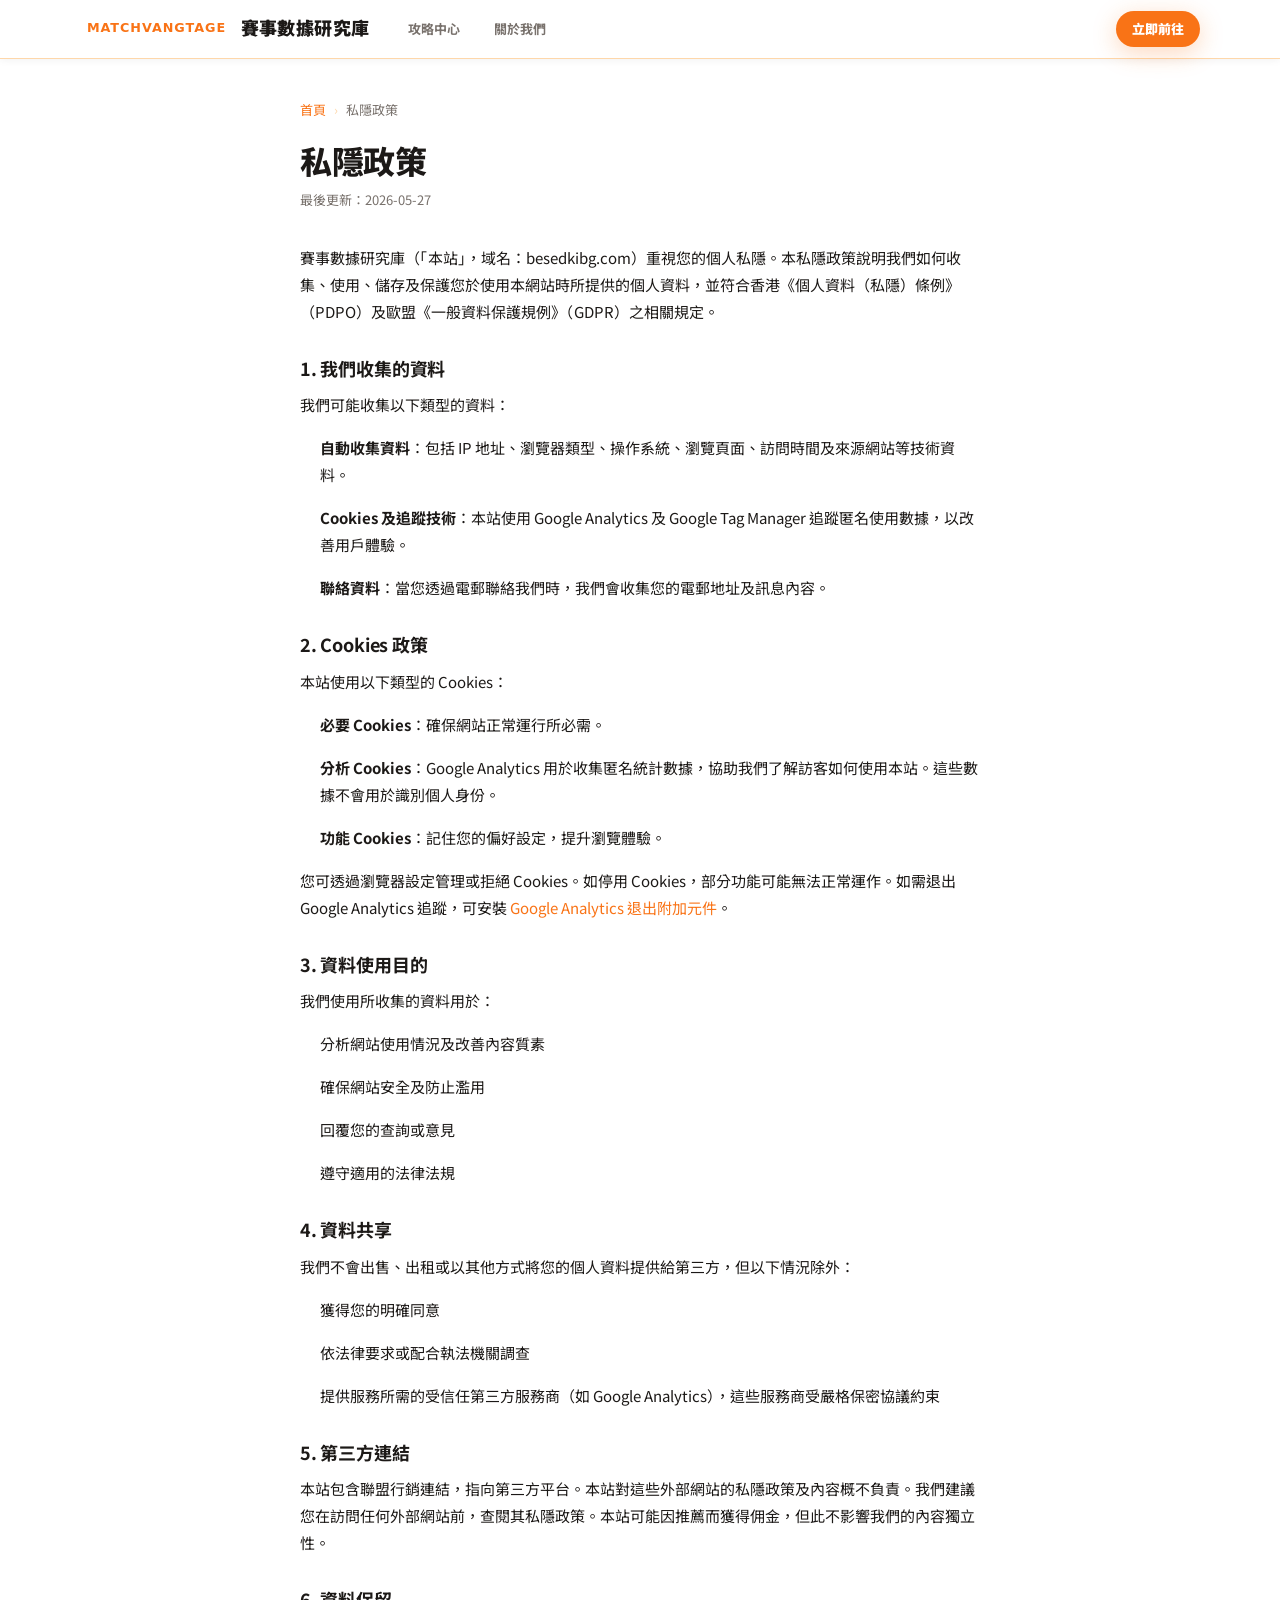
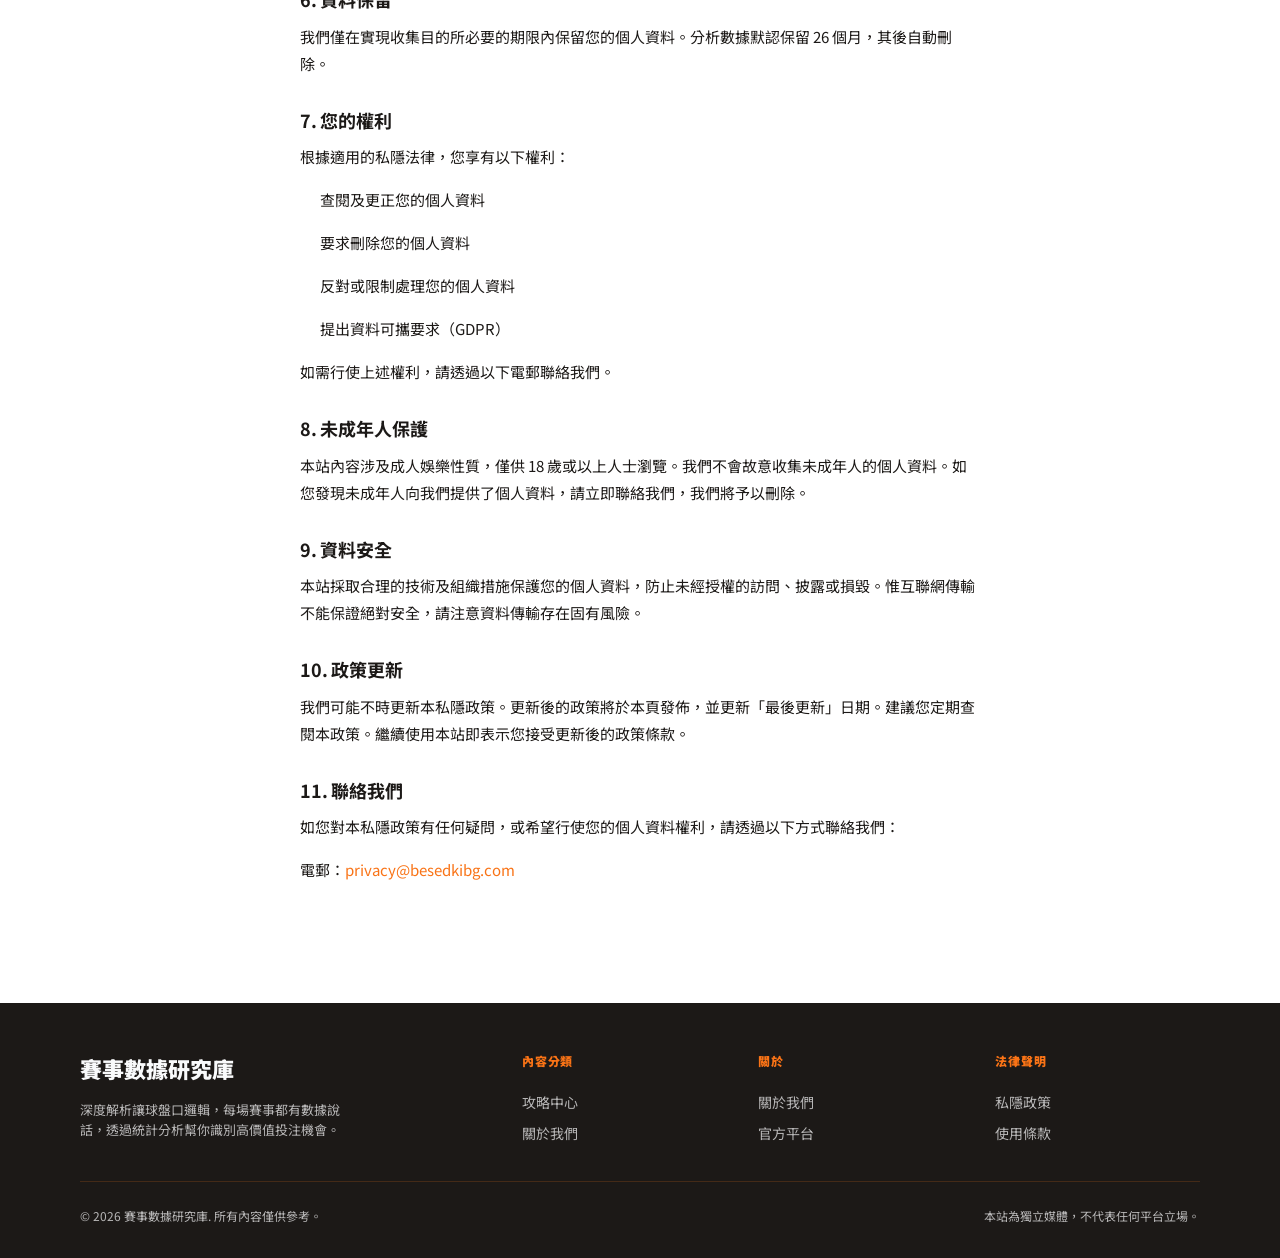
<file: privacy.html>
﻿<!DOCTYPE html>
<html lang="zh-Hant-HK">
<head>
  <meta charset="UTF-8">
  <link rel="icon" type="image/x-icon" href="/favicon.ico">
  <link rel="icon" type="image/png" sizes="32x32" href="/favicon-32.png">
  <link rel="icon" type="image/png" sizes="64x64" href="/favicon-64.png">
  <link rel="icon" type="image/png" sizes="192x192" href="/favicon-192.png">
  <link rel="apple-touch-icon" sizes="180x180" href="/apple-touch-icon.png">
  <meta name="viewport" content="width=device-width, initial-scale=1.0">
  <meta name="format-detection" content="telephone=no">

  <!-- Google tag (gtag.js) -->
  <script async src="https://www.googletagmanager.com/gtag/js?id=G-DHHQJK9WK7"></script>
  <script>
    window.dataLayer=window.dataLayer||[];
    function gtag(){dataLayer.push(arguments);}
    gtag('js',new Date());
    gtag('config','G-DHHQJK9WK7');
  </script>

  <title>私隱政策 | 賽事數據研究庫</title>
  <meta name="description" content="賽事數據研究庫 私隱政策。了解我們如何收集、使用及保護您的個人資料。BDUK 推薦站。">
  <link rel="canonical" href="https://besedkibg.com/privacy.html">
  <meta property="og:type" content="website">
  <meta property="og:title" content="私隱政策 | 賽事數據研究庫">
  <meta property="og:url" content="https://besedkibg.com/privacy.html">
  <meta property="og:locale" content="zh_HK">
  <meta property="og:site_name" content="賽事數據研究庫">
  <meta name="robots" content="noindex, follow">

  <script type="application/ld+json">
  {
    "@context": "https://schema.org",
    "@type": "WebPage",
    "@id": "https://besedkibg.com/privacy.html",
    "url": "https://besedkibg.com/privacy.html",
    "name": "私隱政策 | 賽事數據研究庫",
    "description": "賽事數據研究庫 私隱政策及個人資料保護聲明",
    "isPartOf": { "@id": "https://besedkibg.com/#website" }
  }
  </script>

  <link rel="stylesheet" href="style-color.css">
  <link rel="stylesheet" href="style-base.css">
  <link rel="stylesheet" href="style-layout.css">
  <style>
    .legal-page { max-width: 720px; margin: 0 auto; padding: var(--space-10, 40px) var(--space-5, 20px); }
    .legal-page h1 { font-size: clamp(22px, 4vw, 32px); font-weight: 800; margin-bottom: var(--space-2, 8px); }
    .legal-page .last-updated { font-size: 13px; color: var(--clr-text-muted, #888); margin-bottom: var(--space-8, 32px); }
    .legal-page h2 { font-size: 18px; font-weight: 700; margin-top: var(--space-8, 32px); margin-bottom: var(--space-3, 12px); }
    .legal-page p, .legal-page li { font-size: 15px; line-height: 1.8; color: var(--clr-text, #1a1d24); margin-bottom: var(--space-4, 16px); }
    .legal-page ul { padding-left: var(--space-5, 20px); }
    .legal-page a { color: var(--clr-accent, #f0b429); }
  </style>
</head>
<body>


<!-- ── HEADER ──────────────────────────────────────────────── -->
<header class="site-header">
  <div class="header-inner">
    <a href="https://besedkibg.com/" class="header-logo">
      <img src="/LOGO.svg" alt="賽事數據研究庫 logo" onerror="this.style.display='none'">
      賽事數據研究庫
    </a>
    <nav class="header-nav" aria-label="主導覽">
      <a href="https://besedkibg.com/blog.html" class="nav-link">攻略中心</a>
      <a href="https://besedkibg.com/about.html" class="nav-link">關於我們</a>
    </nav>
    <a href="https://businessdirectory-uk.com/" class="btn btn-primary btn-sm" target="_blank" rel="noopener">立即前往</a>
  </div>
</header>

<main>
  <div class="legal-page">
    <nav class="breadcrumb" style="margin-bottom:var(--space-5);">
      <a href="https://besedkibg.com/">首頁</a>
      <span class="breadcrumb-sep">›</span>
      <span>私隱政策</span>
    </nav>

    <h1>私隱政策</h1>
    <p class="last-updated">最後更新：2026-05-27</p>

    <p>賽事數據研究庫（「本站」，域名：besedkibg.com）重視您的個人私隱。本私隱政策說明我們如何收集、使用、儲存及保護您於使用本網站時所提供的個人資料，並符合香港《個人資料（私隱）條例》（PDPO）及歐盟《一般資料保護規例》（GDPR）之相關規定。</p>

    <h2>1. 我們收集的資料</h2>
    <p>我們可能收集以下類型的資料：</p>
    <ul>
      <li><strong>自動收集資料</strong>：包括 IP 地址、瀏覽器類型、操作系統、瀏覽頁面、訪問時間及來源網站等技術資料。</li>
      <li><strong>Cookies 及追蹤技術</strong>：本站使用 Google Analytics 及 Google Tag Manager 追蹤匿名使用數據，以改善用戶體驗。</li>
      <li><strong>聯絡資料</strong>：當您透過電郵聯絡我們時，我們會收集您的電郵地址及訊息內容。</li>
    </ul>

    <h2>2. Cookies 政策</h2>
    <p>本站使用以下類型的 Cookies：</p>
    <ul>
      <li><strong>必要 Cookies</strong>：確保網站正常運行所必需。</li>
      <li><strong>分析 Cookies</strong>：Google Analytics 用於收集匿名統計數據，協助我們了解訪客如何使用本站。這些數據不會用於識別個人身份。</li>
      <li><strong>功能 Cookies</strong>：記住您的偏好設定，提升瀏覽體驗。</li>
    </ul>
    <p>您可透過瀏覽器設定管理或拒絕 Cookies。如停用 Cookies，部分功能可能無法正常運作。如需退出 Google Analytics 追蹤，可安裝 <a href="https://tools.google.com/dlpage/gaoptout" target="_blank" rel="noopener noreferrer">Google Analytics 退出附加元件</a>。</p>

    <h2>3. 資料使用目的</h2>
    <p>我們使用所收集的資料用於：</p>
    <ul>
      <li>分析網站使用情況及改善內容質素</li>
      <li>確保網站安全及防止濫用</li>
      <li>回覆您的查詢或意見</li>
      <li>遵守適用的法律法規</li>
    </ul>

    <h2>4. 資料共享</h2>
    <p>我們不會出售、出租或以其他方式將您的個人資料提供給第三方，但以下情況除外：</p>
    <ul>
      <li>獲得您的明確同意</li>
      <li>依法律要求或配合執法機關調查</li>
      <li>提供服務所需的受信任第三方服務商（如 Google Analytics），這些服務商受嚴格保密協議約束</li>
    </ul>

    <h2>5. 第三方連結</h2>
    <p>本站包含聯盟行銷連結，指向第三方平台。本站對這些外部網站的私隱政策及內容概不負責。我們建議您在訪問任何外部網站前，查閱其私隱政策。本站可能因推薦而獲得佣金，但此不影響我們的內容獨立性。</p>

    <h2>6. 資料保留</h2>
    <p>我們僅在實現收集目的所必要的期限內保留您的個人資料。分析數據默認保留 26 個月，其後自動刪除。</p>

    <h2>7. 您的權利</h2>
    <p>根據適用的私隱法律，您享有以下權利：</p>
    <ul>
      <li>查閱及更正您的個人資料</li>
      <li>要求刪除您的個人資料</li>
      <li>反對或限制處理您的個人資料</li>
      <li>提出資料可攜要求（GDPR）</li>
    </ul>
    <p>如需行使上述權利，請透過以下電郵聯絡我們。</p>

    <h2>8. 未成年人保護</h2>
    <p>本站內容涉及成人娛樂性質，僅供 18 歲或以上人士瀏覽。我們不會故意收集未成年人的個人資料。如您發現未成年人向我們提供了個人資料，請立即聯絡我們，我們將予以刪除。</p>

    <h2>9. 資料安全</h2>
    <p>本站採取合理的技術及組織措施保護您的個人資料，防止未經授權的訪問、披露或損毀。惟互聯網傳輸不能保證絕對安全，請注意資料傳輸存在固有風險。</p>

    <h2>10. 政策更新</h2>
    <p>我們可能不時更新本私隱政策。更新後的政策將於本頁發佈，並更新「最後更新」日期。建議您定期查閱本政策。繼續使用本站即表示您接受更新後的政策條款。</p>

    <h2>11. 聯絡我們</h2>
    <p>如您對本私隱政策有任何疑問，或希望行使您的個人資料權利，請透過以下方式聯絡我們：</p>
    <p>電郵：<a href="mailto:privacy@besedkibg.com">privacy@besedkibg.com</a></p>
  </div>
</main>

<!-- ── FOOTER ────────────────────────────────────────────────── -->
<footer class="site-footer">
  <div class="footer-inner">
    <div class="footer-grid">
      <div class="footer-brand">
        <div class="footer-logo">賽事數據研究庫</div>
        <p class="footer-tagline">深度解析讓球盤口邏輯，每場賽事都有數據說話，透過統計分析幫你識別高價值投注機會。</p>
      </div>
      <div>
        <div class="footer-col-title">內容分類</div>
        <a href="https://besedkibg.com/blog.html" class="footer-link">攻略中心</a>
        <a href="https://besedkibg.com/about.html" class="footer-link">關於我們</a>
      </div>
      <div>
        <div class="footer-col-title">關於</div>
        <a href="https://besedkibg.com/about.html" class="footer-link">關於我們</a>
        <a href="https://businessdirectory-uk.com/" class="footer-link" target="_blank" rel="noopener">官方平台</a>
      </div>
      <div>
        <div class="footer-col-title">法律聲明</div>
        <a href="https://besedkibg.com/privacy.html" class="footer-link">私隱政策</a>
        <a href="https://besedkibg.com/terms.html" class="footer-link">使用條款</a>
      </div>
    </div>
    <div class="footer-bottom">
      <span>© <span id="footer-year">2026</span> 賽事數據研究庫. 所有內容僅供參考。</span>
      <span>本站為獨立媒體，不代表任何平台立場。</span>
    </div>
  </div>
</footer>

<script>document.getElementById('footer-year').textContent = new Date().getFullYear();</script>
</body>
</html>
</file>
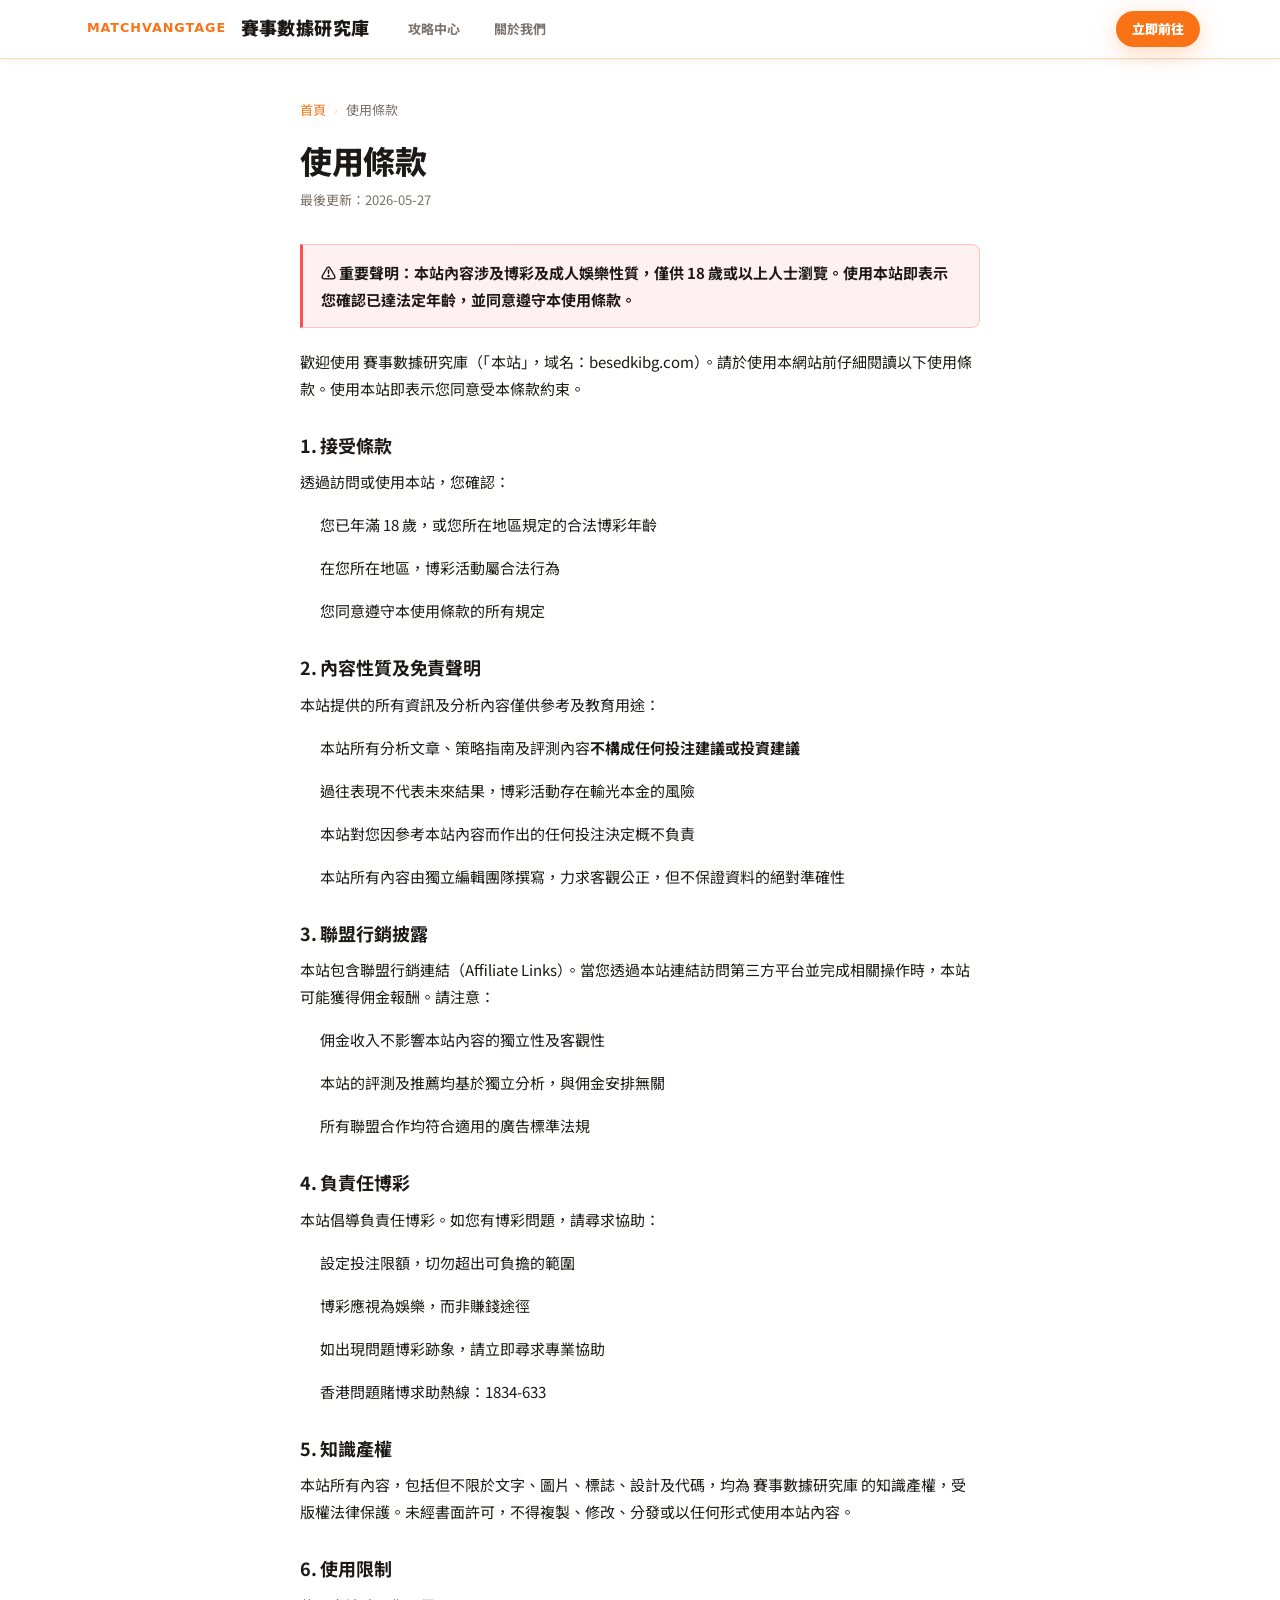
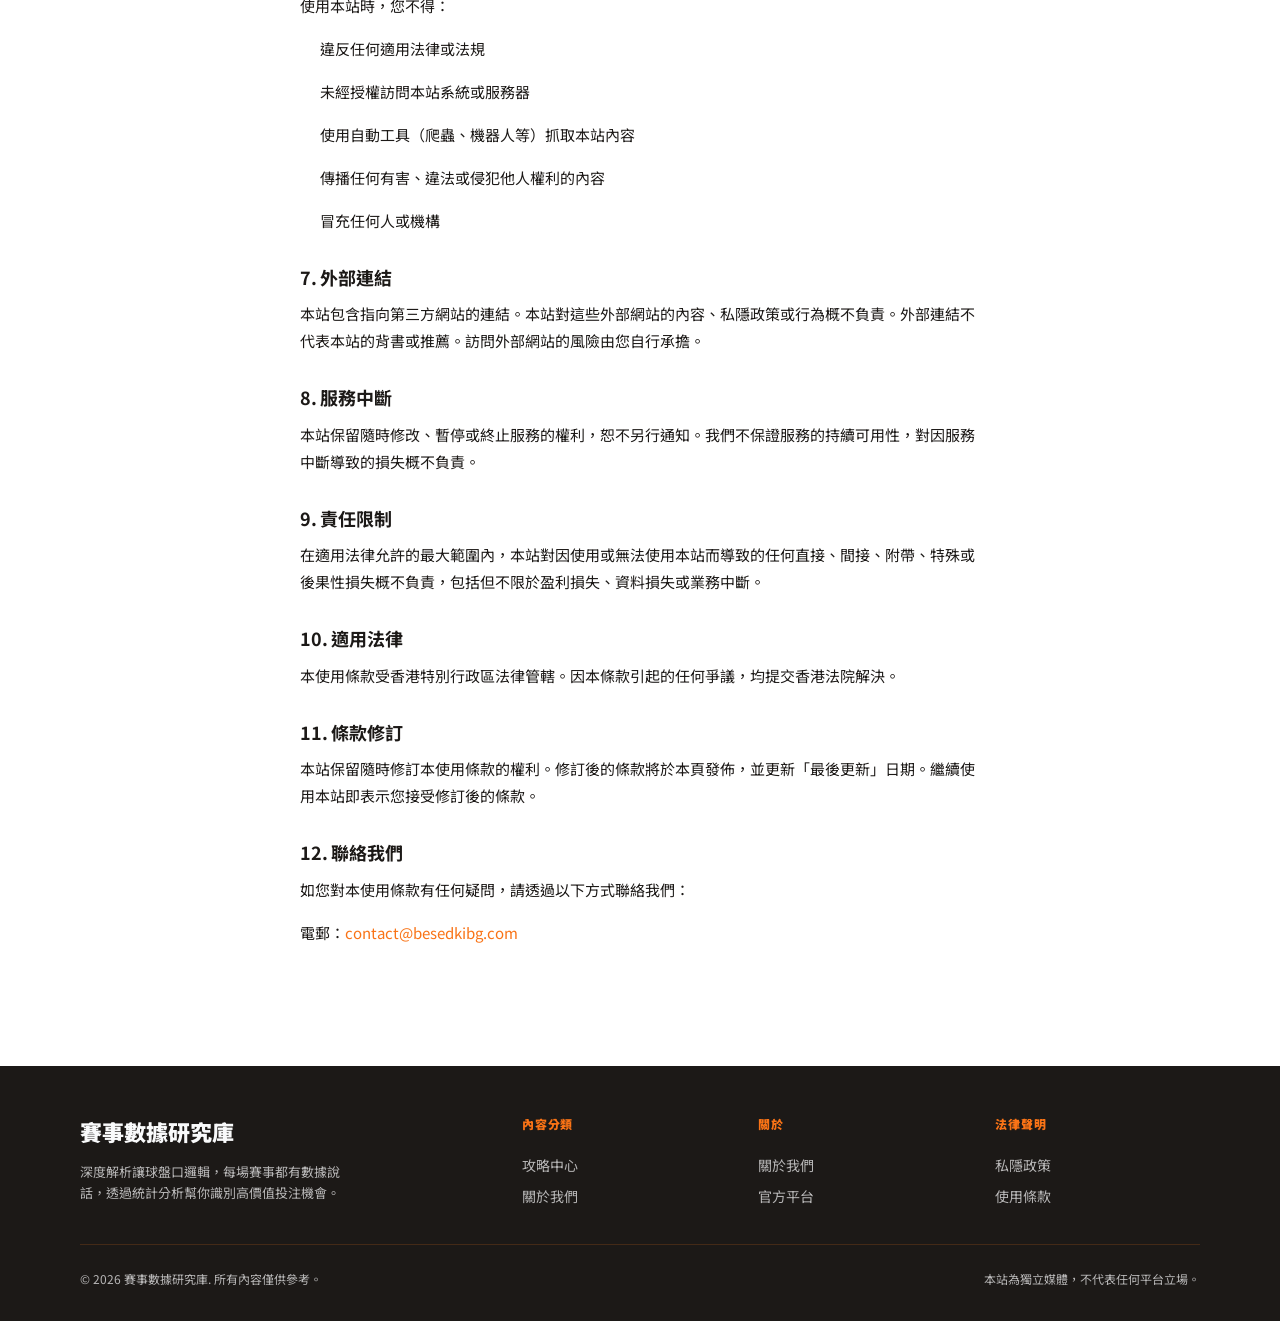
<file: terms.html>
﻿<!DOCTYPE html>
<html lang="zh-Hant-HK">
<head>
  <meta charset="UTF-8">
  <link rel="icon" type="image/x-icon" href="/favicon.ico">
  <link rel="icon" type="image/png" sizes="32x32" href="/favicon-32.png">
  <link rel="icon" type="image/png" sizes="64x64" href="/favicon-64.png">
  <link rel="icon" type="image/png" sizes="192x192" href="/favicon-192.png">
  <link rel="apple-touch-icon" sizes="180x180" href="/apple-touch-icon.png">
  <meta name="viewport" content="width=device-width, initial-scale=1.0">
  <meta name="format-detection" content="telephone=no">

  <!-- Google tag (gtag.js) -->
  <script async src="https://www.googletagmanager.com/gtag/js?id=G-DHHQJK9WK7"></script>
  <script>
    window.dataLayer=window.dataLayer||[];
    function gtag(){dataLayer.push(arguments);}
    gtag('js',new Date());
    gtag('config','G-DHHQJK9WK7');
  </script>

  <title>使用條款 | 賽事數據研究庫</title>
  <meta name="description" content="賽事數據研究庫 使用條款。請於使用本網站前仔細閱讀以下條款。BDUK 推薦站。">
  <link rel="canonical" href="https://besedkibg.com/terms.html">
  <meta property="og:type" content="website">
  <meta property="og:title" content="使用條款 | 賽事數據研究庫">
  <meta property="og:url" content="https://besedkibg.com/terms.html">
  <meta property="og:locale" content="zh_HK">
  <meta property="og:site_name" content="賽事數據研究庫">
  <meta name="robots" content="noindex, follow">

  <script type="application/ld+json">
  {
    "@context": "https://schema.org",
    "@type": "WebPage",
    "@id": "https://besedkibg.com/terms.html",
    "url": "https://besedkibg.com/terms.html",
    "name": "使用條款 | 賽事數據研究庫",
    "description": "賽事數據研究庫 使用條款及免責聲明",
    "isPartOf": { "@id": "https://besedkibg.com/#website" }
  }
  </script>

  <link rel="stylesheet" href="style-color.css">
  <link rel="stylesheet" href="style-base.css">
  <link rel="stylesheet" href="style-layout.css">
  <style>
    .legal-page { max-width: 720px; margin: 0 auto; padding: var(--space-10, 40px) var(--space-5, 20px); }
    .legal-page h1 { font-size: clamp(22px, 4vw, 32px); font-weight: 800; margin-bottom: var(--space-2, 8px); }
    .legal-page .last-updated { font-size: 13px; color: var(--clr-text-muted, #888); margin-bottom: var(--space-8, 32px); }
    .legal-page h2 { font-size: 18px; font-weight: 700; margin-top: var(--space-8, 32px); margin-bottom: var(--space-3, 12px); }
    .legal-page p, .legal-page li { font-size: 15px; line-height: 1.8; color: var(--clr-text, #1a1d24); margin-bottom: var(--space-4, 16px); }
    .legal-page ul { padding-left: var(--space-5, 20px); }
    .legal-page a { color: var(--clr-accent, #f0b429); }
    .warning-box { background: rgba(255, 80, 80, 0.08); border: 1px solid rgba(255, 80, 80, 0.3); border-left: 3px solid #ff5050; border-radius: 0 8px 8px 0; padding: 14px 18px; margin: 20px 0; }
    .warning-box p { margin-bottom: 0; color: var(--clr-text, #1a1d24); }
  </style>
</head>
<body>


<!-- ── HEADER ──────────────────────────────────────────────── -->
<header class="site-header">
  <div class="header-inner">
    <a href="https://besedkibg.com/" class="header-logo">
      <img src="/LOGO.svg" alt="賽事數據研究庫 logo" onerror="this.style.display='none'">
      賽事數據研究庫
    </a>
    <nav class="header-nav" aria-label="主導覽">
      <a href="https://besedkibg.com/blog.html" class="nav-link">攻略中心</a>
      <a href="https://besedkibg.com/about.html" class="nav-link">關於我們</a>
    </nav>
    <a href="https://businessdirectory-uk.com/" class="btn btn-primary btn-sm" target="_blank" rel="noopener">立即前往</a>
  </div>
</header>

<main>
  <div class="legal-page">
    <nav class="breadcrumb" style="margin-bottom:var(--space-5);">
      <a href="https://besedkibg.com/">首頁</a>
      <span class="breadcrumb-sep">›</span>
      <span>使用條款</span>
    </nav>

    <h1>使用條款</h1>
    <p class="last-updated">最後更新：2026-05-27</p>

    <div class="warning-box">
      <p><strong>⚠️ 重要聲明：本站內容涉及博彩及成人娛樂性質，僅供 18 歲或以上人士瀏覽。使用本站即表示您確認已達法定年齡，並同意遵守本使用條款。</strong></p>
    </div>

    <p>歡迎使用 賽事數據研究庫（「本站」，域名：besedkibg.com）。請於使用本網站前仔細閱讀以下使用條款。使用本站即表示您同意受本條款約束。</p>

    <h2>1. 接受條款</h2>
    <p>透過訪問或使用本站，您確認：</p>
    <ul>
      <li>您已年滿 18 歲，或您所在地區規定的合法博彩年齡</li>
      <li>在您所在地區，博彩活動屬合法行為</li>
      <li>您同意遵守本使用條款的所有規定</li>
    </ul>

    <h2>2. 內容性質及免責聲明</h2>
    <p>本站提供的所有資訊及分析內容僅供參考及教育用途：</p>
    <ul>
      <li>本站所有分析文章、策略指南及評測內容<strong>不構成任何投注建議或投資建議</strong></li>
      <li>過往表現不代表未來結果，博彩活動存在輸光本金的風險</li>
      <li>本站對您因參考本站內容而作出的任何投注決定概不負責</li>
      <li>本站所有內容由獨立編輯團隊撰寫，力求客觀公正，但不保證資料的絕對準確性</li>
    </ul>

    <h2>3. 聯盟行銷披露</h2>
    <p>本站包含聯盟行銷連結（Affiliate Links）。當您透過本站連結訪問第三方平台並完成相關操作時，本站可能獲得佣金報酬。請注意：</p>
    <ul>
      <li>佣金收入不影響本站內容的獨立性及客觀性</li>
      <li>本站的評測及推薦均基於獨立分析，與佣金安排無關</li>
      <li>所有聯盟合作均符合適用的廣告標準法規</li>
    </ul>

    <h2>4. 負責任博彩</h2>
    <p>本站倡導負責任博彩。如您有博彩問題，請尋求協助：</p>
    <ul>
      <li>設定投注限額，切勿超出可負擔的範圍</li>
      <li>博彩應視為娛樂，而非賺錢途徑</li>
      <li>如出現問題博彩跡象，請立即尋求專業協助</li>
      <li>香港問題賭博求助熱線：1834-633</li>
    </ul>

    <h2>5. 知識產權</h2>
    <p>本站所有內容，包括但不限於文字、圖片、標誌、設計及代碼，均為 賽事數據研究庫 的知識產權，受版權法律保護。未經書面許可，不得複製、修改、分發或以任何形式使用本站內容。</p>

    <h2>6. 使用限制</h2>
    <p>使用本站時，您不得：</p>
    <ul>
      <li>違反任何適用法律或法規</li>
      <li>未經授權訪問本站系統或服務器</li>
      <li>使用自動工具（爬蟲、機器人等）抓取本站內容</li>
      <li>傳播任何有害、違法或侵犯他人權利的內容</li>
      <li>冒充任何人或機構</li>
    </ul>

    <h2>7. 外部連結</h2>
    <p>本站包含指向第三方網站的連結。本站對這些外部網站的內容、私隱政策或行為概不負責。外部連結不代表本站的背書或推薦。訪問外部網站的風險由您自行承擔。</p>

    <h2>8. 服務中斷</h2>
    <p>本站保留隨時修改、暫停或終止服務的權利，恕不另行通知。我們不保證服務的持續可用性，對因服務中斷導致的損失概不負責。</p>

    <h2>9. 責任限制</h2>
    <p>在適用法律允許的最大範圍內，本站對因使用或無法使用本站而導致的任何直接、間接、附帶、特殊或後果性損失概不負責，包括但不限於盈利損失、資料損失或業務中斷。</p>

    <h2>10. 適用法律</h2>
    <p>本使用條款受香港特別行政區法律管轄。因本條款引起的任何爭議，均提交香港法院解決。</p>

    <h2>11. 條款修訂</h2>
    <p>本站保留隨時修訂本使用條款的權利。修訂後的條款將於本頁發佈，並更新「最後更新」日期。繼續使用本站即表示您接受修訂後的條款。</p>

    <h2>12. 聯絡我們</h2>
    <p>如您對本使用條款有任何疑問，請透過以下方式聯絡我們：</p>
    <p>電郵：<a href="mailto:contact@besedkibg.com">contact@besedkibg.com</a></p>
  </div>
</main>

<!-- ── FOOTER ────────────────────────────────────────────────── -->
<footer class="site-footer">
  <div class="footer-inner">
    <div class="footer-grid">
      <div class="footer-brand">
        <div class="footer-logo">賽事數據研究庫</div>
        <p class="footer-tagline">深度解析讓球盤口邏輯，每場賽事都有數據說話，透過統計分析幫你識別高價值投注機會。</p>
      </div>
      <div>
        <div class="footer-col-title">內容分類</div>
        <a href="https://besedkibg.com/blog.html" class="footer-link">攻略中心</a>
        <a href="https://besedkibg.com/about.html" class="footer-link">關於我們</a>
      </div>
      <div>
        <div class="footer-col-title">關於</div>
        <a href="https://besedkibg.com/about.html" class="footer-link">關於我們</a>
        <a href="https://businessdirectory-uk.com/" class="footer-link" target="_blank" rel="noopener">官方平台</a>
      </div>
      <div>
        <div class="footer-col-title">法律聲明</div>
        <a href="https://besedkibg.com/privacy.html" class="footer-link">私隱政策</a>
        <a href="https://besedkibg.com/terms.html" class="footer-link">使用條款</a>
      </div>
    </div>
    <div class="footer-bottom">
      <span>© <span id="footer-year">2026</span> 賽事數據研究庫. 所有內容僅供參考。</span>
      <span>本站為獨立媒體，不代表任何平台立場。</span>
    </div>
  </div>
</footer>

<script>document.getElementById('footer-year').textContent = new Date().getFullYear();</script>
</body>
</html>
</file>
<file: style-color.css>
/* midnight-orange — 橙×白 | 現代活力（明亮版）*/
:root {
  --clr-accent:         #f97316;
  --clr-accent-dark:    #ea580c;
  --clr-accent-light:   #fb923c;
  --clr-accent-glow:    rgba(249,115,22,.22);
  --clr-accent-faint:   rgba(249,115,22,.07);

  --clr-bg:             #ffffff;
  --clr-bg-alt:         #fff8f5;
  --clr-bg-dark:        #1c1917;
  --clr-bg-dark2:       #292524;

  --clr-text:           #1c1917;
  --clr-text-muted:     #78716c;
  --clr-text-inv:       #f9fafb;
  --clr-text-inv-muted: rgba(249,250,251,.70);

  --clr-border:         #fed7aa;
  --clr-border-dark:    rgba(249,115,22,.18);

  --clr-tag-1:          #f97316;
  --clr-tag-2:          #3b82f6;
  --clr-tag-3:          #10b981;
  --clr-tag-4:          #8b5cf6;
  --clr-tag-5:          #ec4899;

  --clr-hero-overlay:   linear-gradient(0deg, rgba(28,25,23,.94) 0%, rgba(28,25,23,.52) 55%, rgba(28,25,23,.12) 100%);
  --clr-shadow:         0 1px 4px rgba(249,115,22,.10), 0 1px 2px rgba(0,0,0,.04);
  --clr-shadow-md:      0 4px 16px rgba(249,115,22,.14), 0 2px 4px rgba(0,0,0,.05);
  --clr-shadow-accent:  0 6px 24px rgba(249,115,22,.28);
}
</file>
<file: style-base.css>
/* ============================================================
   style-base.css — Shared structural CSS (no color values)
   All colors referenced via var(--clr-*) from color scheme files
   ============================================================ */

@import url('https://fonts.googleapis.com/css2?family=Noto+Sans+TC:wght@400;500;700;900&family=Barlow+Condensed:wght@700;900&family=Playfair+Display:wght@700;900&display=swap');

/* ── Reset ────────────────────────────────────────────────── */
*, *::before, *::after { box-sizing: border-box; margin: 0; padding: 0; }
img, video { max-width: 100%; display: block; }
a { color: inherit; text-decoration: none; }
ul, ol { list-style: none; }
button { cursor: pointer; font-family: inherit; border: none; background: none; }

/* ── Root Tokens ──────────────────────────────────────────── */
:root {
  --font-body:      'Noto Sans TC', -apple-system, 'PingFang HK', sans-serif;
  --font-heading:   'Barlow Condensed', 'Noto Sans TC', sans-serif;
  --font-editorial: 'Playfair Display', Georgia, serif;

  --radius-xs:  4px;
  --radius-sm:  8px;
  --radius-md:  12px;
  --radius-lg:  20px;
  --radius-xl:  32px;
  --radius-full: 9999px;

  --space-1:  4px;
  --space-2:  8px;
  --space-3:  12px;
  --space-4:  16px;
  --space-5:  20px;
  --space-6:  24px;
  --space-8:  32px;
  --space-10: 40px;
  --space-12: 48px;
  --space-16: 64px;
  --space-20: 80px;

  --container: 1160px;
  --container-narrow: 760px;

  --transition: 0.2s ease;
  --transition-slow: 0.35s ease;
}

/* ── Base Typography ─────────────────────────────────────── */
html { scroll-behavior: smooth; font-size: 16px; }

body {
  font-family: var(--font-body);
  background: var(--clr-bg);
  color: var(--clr-text);
  line-height: 1.65;
  -webkit-font-smoothing: antialiased;
}

h1, h2, h3, h4, h5 {
  line-height: 1.25;
  letter-spacing: -0.01em;
}

/* ── Container ───────────────────────────────────────────── */
.container {
  max-width: var(--container);
  margin: 0 auto;
  padding: 0 var(--space-5);
}
.container-narrow {
  max-width: var(--container-narrow);
  margin: 0 auto;
  padding: 0 var(--space-5);
}

/* ── HEADER ──────────────────────────────────────────────── */
.site-header {
  position: sticky;
  top: 0;
  z-index: 200;
  background: var(--clr-bg-dark);
  border-bottom: 2px solid var(--clr-accent);
}
.header-inner {
  display: flex;
  align-items: center;
  justify-content: space-between;
  gap: var(--space-4);
  height: 58px;
  padding: 0 var(--space-5);
  max-width: var(--container);
  margin: 0 auto;
}
.header-logo {
  display: flex;
  align-items: center;
  gap: var(--space-2);
  font-size: 18px;
  font-weight: 900;
  font-family: var(--font-heading);
  color: var(--clr-text-inv);
  letter-spacing: .02em;
  flex-shrink: 0;
}
.header-logo img { height: 28px; width: auto; }

.header-nav {
  display: flex;
  align-items: center;
  gap: var(--space-1);
  flex: 1;
  overflow-x: auto;
  scrollbar-width: none;
  padding: 0 var(--space-2);
}
.header-nav::-webkit-scrollbar { display: none; }

.nav-link {
  display: inline-flex;
  align-items: center;
  gap: var(--space-1);
  padding: 6px 14px;
  border-radius: var(--radius-full);
  font-size: 13px;
  font-weight: 700;
  color: var(--clr-text-inv-muted);
  white-space: nowrap;
  border: 1px solid transparent;
  transition: color var(--transition), border-color var(--transition);
}
.nav-link:hover { color: var(--clr-accent-light); border-color: var(--clr-accent); }
.nav-link.active { color: var(--clr-accent); border-color: var(--clr-border-dark); }

/* ── BUTTONS ─────────────────────────────────────────────── */
.btn {
  display: inline-flex;
  align-items: center;
  justify-content: center;
  gap: var(--space-2);
  padding: 10px 22px;
  border-radius: var(--radius-full);
  font-size: 14px;
  font-weight: 900;
  font-family: var(--font-body);
  white-space: nowrap;
  transition: box-shadow var(--transition), transform var(--transition);
  cursor: pointer;
  border: none;
}
.btn-primary {
  background: var(--clr-accent);
  color: #fff;
  box-shadow: var(--clr-shadow-accent);
}
.btn-primary:hover { transform: scale(1.04); box-shadow: 0 8px 32px var(--clr-accent-glow); }

.btn-outline {
  background: transparent;
  color: var(--clr-accent);
  border: 2px solid var(--clr-accent);
}
.btn-outline:hover { background: var(--clr-accent-faint); transform: scale(1.02); }

.btn-ghost {
  background: var(--clr-accent-faint);
  color: var(--clr-accent);
}
.btn-ghost:hover { background: var(--clr-accent); color: #fff; transform: scale(1.02); }

.btn-sm { padding: 7px 16px; font-size: 13px; }
.btn-lg { padding: 14px 32px; font-size: 16px; }

/* ── ARTICLE CARD ────────────────────────────────────────── */
.card {
  background: var(--clr-bg);
  border: 1px solid var(--clr-border);
  border-radius: var(--radius-md);
  overflow: hidden;
  box-shadow: var(--clr-shadow);
  transition: box-shadow var(--transition), transform var(--transition);
}
.card:hover { box-shadow: var(--clr-shadow-md); transform: translateY(-2px); }
.card-img {
  width: 100%;
  aspect-ratio: 16/9;
  object-fit: cover;
  background: var(--clr-bg-alt);
}
.card-img-wide { aspect-ratio: 2/1; }
.card-img-tall { aspect-ratio: 4/5; }
.card-body { padding: var(--space-4) var(--space-4) var(--space-5); }
.card-meta {
  display: flex;
  align-items: center;
  gap: var(--space-2);
  margin-bottom: var(--space-3);
}
.card-title {
  font-size: 17px;
  font-weight: 700;
  line-height: 1.35;
  color: var(--clr-text);
  margin-bottom: var(--space-2);
  display: -webkit-box;
  -webkit-line-clamp: 3;
  -webkit-box-orient: vertical;
  overflow: hidden;
}
.card-title:hover { color: var(--clr-accent); }
.card-excerpt {
  font-size: 14px;
  color: var(--clr-text-muted);
  line-height: 1.55;
  display: -webkit-box;
  -webkit-line-clamp: 2;
  -webkit-box-orient: vertical;
  overflow: hidden;
  margin-bottom: var(--space-3);
}
.card-footer {
  display: flex;
  align-items: center;
  justify-content: space-between;
  font-size: 12px;
  color: var(--clr-text-muted);
  border-top: 1px solid var(--clr-border);
  padding-top: var(--space-3);
  margin-top: var(--space-3);
}

/* ── TAG CHIPS ───────────────────────────────────────────── */
.tag {
  display: inline-flex;
  align-items: center;
  padding: 3px 10px;
  border-radius: var(--radius-full);
  font-size: 11px;
  font-weight: 700;
  letter-spacing: .04em;
  text-transform: uppercase;
  white-space: nowrap;
}
.tag-1 { background: var(--clr-tag-1); color: #fff; }
.tag-2 { background: var(--clr-tag-2); color: #fff; }
.tag-3 { background: var(--clr-tag-3); color: #fff; }
.tag-4 { background: var(--clr-tag-4); color: #fff; }
.tag-5 { background: var(--clr-tag-5); color: #fff; }
.tag-outline {
  background: transparent;
  border: 1.5px solid var(--clr-accent);
  color: var(--clr-accent);
}

/* ── SECTION HEADERS ─────────────────────────────────────── */
.section-header {
  display: flex;
  align-items: center;
  justify-content: space-between;
  margin-bottom: var(--space-6);
}
.section-title {
  font-family: var(--font-heading);
  font-size: clamp(22px, 3vw, 30px);
  font-weight: 900;
  color: var(--clr-text);
  letter-spacing: -.01em;
}
.section-title .accent { color: var(--clr-accent); }
.section-divider {
  display: flex;
  align-items: center;
  gap: var(--space-3);
  margin-bottom: var(--space-6);
}
.section-divider::after {
  content: '';
  flex: 1;
  height: 2px;
  background: var(--clr-border);
}

/* ── ARTICLE BODY (blog content) ─────────────────────────── */
.article-body {
  font-size: 16px;
  line-height: 1.85;
  color: var(--clr-text);
}
.article-body h2 {
  font-family: var(--font-heading);
  font-size: clamp(20px, 2.8vw, 26px);
  font-weight: 900;
  margin: var(--space-10) 0 var(--space-4);
  color: var(--clr-text);
  padding-bottom: var(--space-3);
  border-bottom: 2px solid var(--clr-accent);
}
.article-body h3 {
  font-size: clamp(17px, 2.2vw, 21px);
  font-weight: 700;
  margin: var(--space-8) 0 var(--space-3);
  color: var(--clr-text);
}
.article-body p { margin-bottom: var(--space-5); }
.article-body ul, .article-body ol {
  margin: var(--space-4) 0 var(--space-5) var(--space-6);
}
.article-body ul { list-style: disc; }
.article-body ol { list-style: decimal; }
.article-body li { margin-bottom: var(--space-2); }
.article-body strong { font-weight: 700; color: var(--clr-text); }
.article-body a { color: var(--clr-accent); text-decoration: underline; }
.article-body blockquote {
  border-left: 4px solid var(--clr-accent);
  padding: var(--space-4) var(--space-6);
  background: var(--clr-bg-alt);
  border-radius: 0 var(--radius-sm) var(--radius-sm) 0;
  margin: var(--space-6) 0;
  font-style: italic;
  color: var(--clr-text-muted);
}
.article-body img {
  width: 100%;
  border-radius: var(--radius-md);
  margin: var(--space-6) 0;
}
.article-body .quick-answer {
  background: var(--clr-accent-faint);
  border: 1.5px solid var(--clr-accent);
  border-radius: var(--radius-md);
  padding: var(--space-5) var(--space-6);
  margin: var(--space-6) 0;
}
.article-body .quick-answer h3 {
  font-size: 13px;
  font-weight: 900;
  text-transform: uppercase;
  letter-spacing: .08em;
  color: var(--clr-accent);
  margin: 0 0 var(--space-2);
}
.article-body .quick-answer p { margin: 0; font-size: 15px; }

/* ── AUTHOR BYLINE ───────────────────────────────────────── */
.author-byline {
  display: flex;
  align-items: center;
  gap: var(--space-3);
  font-size: 13px;
  color: var(--clr-text-muted);
}
.author-avatar {
  width: 36px; height: 36px;
  border-radius: var(--radius-full);
  background: var(--clr-accent-faint);
  border: 2px solid var(--clr-accent);
  object-fit: cover;
  flex-shrink: 0;
}
.author-name { font-weight: 700; color: var(--clr-text); }
.author-sep { color: var(--clr-border); }

/* ── AUTHOR BIO CARD ─────────────────────────────────────── */
.author-bio-card {
  background: var(--clr-bg-alt);
  border: 1px solid var(--clr-border);
  border-left: 4px solid var(--clr-accent);
  border-radius: var(--radius-md);
  padding: var(--space-6);
  display: flex;
  gap: var(--space-5);
  margin-top: var(--space-10);
}
.author-bio-avatar {
  width: 72px; height: 72px;
  border-radius: var(--radius-full);
  background: var(--clr-accent-faint);
  border: 3px solid var(--clr-accent);
  flex-shrink: 0;
  object-fit: cover;
}
.author-bio-name {
  font-size: 17px;
  font-weight: 900;
  margin-bottom: var(--space-1);
}
.author-bio-title {
  font-size: 13px;
  color: var(--clr-accent);
  font-weight: 700;
  margin-bottom: var(--space-3);
}
.author-bio-text { font-size: 14px; color: var(--clr-text-muted); line-height: 1.65; }

/* ── FAQ SECTION ─────────────────────────────────────────── */
.faq-section { margin: var(--space-12) 0; }
.faq-item {
  border: 1px solid var(--clr-border);
  border-radius: var(--radius-md);
  overflow: hidden;
  margin-bottom: var(--space-3);
}
.faq-question {
  padding: var(--space-4) var(--space-5);
  font-weight: 700;
  font-size: 15px;
  background: var(--clr-bg-alt);
  cursor: pointer;
  display: flex;
  justify-content: space-between;
  align-items: center;
}
.faq-question::after { content: '+'; font-size: 20px; color: var(--clr-accent); }
.faq-answer {
  padding: var(--space-4) var(--space-5);
  font-size: 15px;
  line-height: 1.7;
  color: var(--clr-text-muted);
}

/* ── BREADCRUMB ──────────────────────────────────────────── */
.breadcrumb {
  display: flex;
  align-items: center;
  gap: var(--space-2);
  font-size: 13px;
  color: var(--clr-text-muted);
  margin-bottom: var(--space-5);
  flex-wrap: wrap;
}
.breadcrumb a:hover { color: var(--clr-accent); }
.breadcrumb-sep { color: var(--clr-border); }

/* ── CTA BANNER ──────────────────────────────────────────── */
.cta-banner {
  background: var(--clr-bg-dark);
  border-radius: var(--radius-lg);
  padding: var(--space-10) var(--space-8);
  text-align: center;
  margin: var(--space-16) 0;
}
.cta-banner h2 {
  font-family: var(--font-heading);
  font-size: clamp(26px, 4vw, 42px);
  font-weight: 900;
  color: var(--clr-text-inv);
  margin-bottom: var(--space-4);
}
.cta-banner p {
  font-size: 16px;
  color: var(--clr-text-inv-muted);
  margin-bottom: var(--space-6);
  max-width: 520px;
  margin-left: auto;
  margin-right: auto;
}

/* ── FOOTER ──────────────────────────────────────────────── */
.site-footer {
  background: var(--clr-bg-dark);
  color: var(--clr-text-inv-muted);
  padding: var(--space-12) 0 var(--space-8);
  margin-top: var(--space-16);
  font-size: 14px;
}
.footer-inner {
  max-width: var(--container);
  margin: 0 auto;
  padding: 0 var(--space-5);
}
.footer-grid {
  display: grid;
  grid-template-columns: 1fr;
  gap: var(--space-8);
  padding-bottom: var(--space-8);
  border-bottom: 1px solid var(--clr-border-dark);
  margin-bottom: var(--space-6);
}
@media (min-width: 640px) { .footer-grid { grid-template-columns: repeat(2, 1fr); } }
@media (min-width: 900px) { .footer-grid { grid-template-columns: 2fr 1fr 1fr 1fr; } }

.footer-brand { max-width: 280px; }
.footer-logo {
  font-family: var(--font-heading);
  font-size: 22px;
  font-weight: 900;
  color: var(--clr-text-inv);
  margin-bottom: var(--space-3);
}
.footer-tagline { color: var(--clr-text-inv-muted); line-height: 1.6; font-size: 13px; }
.footer-col-title {
  font-size: 12px;
  font-weight: 900;
  text-transform: uppercase;
  letter-spacing: .08em;
  color: var(--clr-accent);
  margin-bottom: var(--space-4);
}
.footer-link {
  display: block;
  padding: 4px 0;
  color: var(--clr-text-inv-muted);
  transition: color var(--transition);
}
.footer-link:hover { color: var(--clr-text-inv); }
.footer-bottom {
  display: flex;
  align-items: center;
  justify-content: space-between;
  gap: var(--space-4);
  flex-wrap: wrap;
  font-size: 12px;
  color: var(--clr-text-inv-muted);
}

/* ── GRID UTILITIES ──────────────────────────────────────── */
.grid-3 {
  display: grid;
  grid-template-columns: 1fr;
  gap: var(--space-5);
}
@media (min-width: 640px) { .grid-3 { grid-template-columns: repeat(2, 1fr); } }
@media (min-width: 900px) { .grid-3 { grid-template-columns: repeat(3, 1fr); } }

.grid-2 {
  display: grid;
  grid-template-columns: 1fr;
  gap: var(--space-5);
}
@media (min-width: 768px) { .grid-2 { grid-template-columns: repeat(2, 1fr); } }

.grid-4 {
  display: grid;
  grid-template-columns: repeat(2, 1fr);
  gap: var(--space-4);
}
@media (min-width: 900px) { .grid-4 { grid-template-columns: repeat(4, 1fr); } }

/* ── SECTION SPACING ─────────────────────────────────────── */
.section { padding: var(--space-12) 0; }
.section-lg { padding: var(--space-16) 0; }
.section-sm { padding: var(--space-8) 0; }

/* ── ANIMATIONS ──────────────────────────────────────────── */
@keyframes livePulse {
  0%, 100% { opacity: 1; transform: scale(1); }
  50% { opacity: .45; transform: scale(.65); }
}
@keyframes fadeUp {
  from { opacity: 0; transform: translateY(20px); }
  to { opacity: 1; transform: translateY(0); }
}
.live-dot {
  width: 7px; height: 7px;
  background: #22c55e;
  border-radius: var(--radius-full);
  flex-shrink: 0;
  animation: livePulse 1.4s ease-in-out infinite;
}

/* ── MISC ────────────────────────────────────────────────── */
.sr-only {
  position: absolute; width: 1px; height: 1px;
  padding: 0; margin: -1px; overflow: hidden;
  clip: rect(0,0,0,0); white-space: nowrap; border: 0;
}
.text-accent { color: var(--clr-accent); }
.text-muted { color: var(--clr-text-muted); }
.text-inv { color: var(--clr-text-inv); }
.bg-alt { background: var(--clr-bg-alt); }
.bg-dark { background: var(--clr-bg-dark); }
.text-center { text-align: center; }
</file>
<file: style-layout.css>
/* ============================================================
   layout-a/style.css — Blogar-inspired: Clean magazine, card grid
   ============================================================ */

/* ── Override: white header for Layout A ────────────────── */
.site-header {
  background: var(--clr-bg);
  border-bottom: 1px solid var(--clr-border);
  box-shadow: 0 1px 8px rgba(0,0,0,.06);
}
.header-logo { color: var(--clr-text); }
.nav-link { color: var(--clr-text-muted); }
.nav-link:hover { color: var(--clr-accent); border-color: var(--clr-accent); }
.nav-link.active { color: var(--clr-accent); border-color: var(--clr-border); }

/* ── HERO A: Full-bleed with overlay ────────────────────── */
.hero-a {
  position: relative;
  min-height: 540px;
  overflow: hidden;
  display: flex;
  align-items: flex-end;
  background: var(--clr-bg-dark);
}
@media (min-width: 900px) { .hero-a { min-height: 640px; } }

.hero-a-bg {
  position: absolute;
  inset: 0;
  background-size: cover;
  background-position: center;
  background-image: url('https://images.unsplash.com/photo-1556155092-490a1ba16284?auto=format&fit=crop&w=1600&h=900&q=80');
  transition: transform 8s ease;
}
.hero-a:hover .hero-a-bg { transform: scale(1.02); }

.hero-a-overlay {
  position: absolute;
  inset: 0;
  background: var(--clr-hero-overlay);
  z-index: 1;
}
.hero-a-content {
  position: relative;
  z-index: 2;
  width: 100%;
  max-width: var(--container);
  margin: 0 auto;
  padding: var(--space-10) var(--space-5) var(--space-12);
}
.hero-a-content .tag { margin-bottom: var(--space-4); }
.hero-a-title {
  font-family: var(--font-heading);
  font-size: clamp(32px, 6vw, 64px);
  font-weight: 900;
  color: #fff;
  line-height: 1.1;
  letter-spacing: -.02em;
  margin-bottom: var(--space-4);
  max-width: 680px;
}
.hero-a-excerpt {
  font-size: 16px;
  color: rgba(255,255,255,.8);
  max-width: 520px;
  margin-bottom: var(--space-6);
  line-height: 1.6;
}
.hero-a-meta {
  display: flex;
  align-items: center;
  gap: var(--space-4);
  color: rgba(255,255,255,.7);
  font-size: 13px;
}
.hero-a-meta .author-name { color: #fff; }

/* ── TRENDING TAGS ───────────────────────────────────────── */
.trending-bar {
  background: var(--clr-bg-alt);
  border-bottom: 1px solid var(--clr-border);
  padding: var(--space-3) 0;
}
.trending-bar-inner {
  display: flex;
  align-items: center;
  gap: var(--space-3);
  max-width: var(--container);
  margin: 0 auto;
  padding: 0 var(--space-5);
  overflow-x: auto;
  scrollbar-width: none;
}
.trending-bar-inner::-webkit-scrollbar { display: none; }
.trending-label {
  font-size: 11px;
  font-weight: 900;
  text-transform: uppercase;
  letter-spacing: .08em;
  color: var(--clr-accent);
  flex-shrink: 0;
  padding-right: var(--space-3);
  border-right: 1px solid var(--clr-border);
}
.trending-tags { display: flex; gap: var(--space-2); flex-shrink: 0; }
.trending-tag {
  display: inline-flex;
  align-items: center;
  padding: 5px 14px;
  border-radius: var(--radius-full);
  font-size: 12px;
  font-weight: 700;
  background: var(--clr-bg);
  color: var(--clr-text);
  border: 1.5px solid var(--clr-border);
  white-space: nowrap;
  transition: background var(--transition), color var(--transition), border-color var(--transition);
}
.trending-tag:hover {
  background: var(--clr-accent);
  color: #fff;
  border-color: var(--clr-accent);
}

/* ── FEATURED ARTICLES GRID ──────────────────────────────── */
.featured-section { padding: var(--space-10) 0; }
.featured-grid {
  display: grid;
  grid-template-columns: 1fr;
  gap: var(--space-5);
}
@media (min-width: 640px) {
  .featured-grid {
    grid-template-columns: repeat(2, 1fr);
  }
}
@media (min-width: 900px) {
  .featured-grid {
    grid-template-columns: 2fr 1fr 1fr;
  }
  .featured-grid .card:first-child .card-img { aspect-ratio: 3/2; }
  .featured-grid .card:first-child .card-title { font-size: 20px; }
}

/* ── MAIN + SIDEBAR LAYOUT ───────────────────────────────── */
.content-with-sidebar {
  display: grid;
  grid-template-columns: 1fr;
  gap: var(--space-10);
  padding: var(--space-10) 0;
}
@media (min-width: 900px) {
  .content-with-sidebar {
    grid-template-columns: 1fr 300px;
  }
}

.sidebar-widget {
  background: var(--clr-bg-alt);
  border: 1px solid var(--clr-border);
  border-radius: var(--radius-md);
  padding: var(--space-5);
  margin-bottom: var(--space-5);
}
.sidebar-widget-title {
  font-size: 13px;
  font-weight: 900;
  text-transform: uppercase;
  letter-spacing: .08em;
  color: var(--clr-accent);
  padding-bottom: var(--space-3);
  margin-bottom: var(--space-4);
  border-bottom: 2px solid var(--clr-accent);
}

/* ── LIST ARTICLE ROW ────────────────────────────────────── */
.article-row {
  display: flex;
  gap: var(--space-4);
  padding: var(--space-4) 0;
  border-bottom: 1px solid var(--clr-border);
}
.article-row:last-child { border-bottom: none; }
.article-row-img {
  width: 90px;
  height: 68px;
  border-radius: var(--radius-sm);
  object-fit: cover;
  background: var(--clr-bg-alt);
  flex-shrink: 0;
}
.article-row-title {
  font-size: 14px;
  font-weight: 700;
  line-height: 1.4;
  display: -webkit-box;
  -webkit-line-clamp: 2;
  -webkit-box-orient: vertical;
  overflow: hidden;
  margin-bottom: var(--space-1);
}
.article-row-title:hover { color: var(--clr-accent); }
.article-row-date { font-size: 12px; color: var(--clr-text-muted); }

/* ── RANK ARTICLES (popular list) ────────────────────────── */
.rank-item {
  display: flex;
  gap: var(--space-3);
  align-items: flex-start;
  padding: var(--space-4) 0;
  border-bottom: 1px solid var(--clr-border);
}
.rank-item:last-child { border-bottom: none; }
.rank-number {
  font-family: var(--font-heading);
  font-size: 36px;
  font-weight: 900;
  color: var(--clr-border);
  line-height: 1;
  flex-shrink: 0;
  width: 36px;
  text-align: right;
}
.rank-item:first-child .rank-number { color: var(--clr-accent); }
.rank-title {
  font-size: 15px;
  font-weight: 700;
  line-height: 1.4;
  display: -webkit-box;
  -webkit-line-clamp: 2;
  -webkit-box-orient: vertical;
  overflow: hidden;
}
.rank-title:hover { color: var(--clr-accent); }
.rank-meta { font-size: 12px; color: var(--clr-text-muted); margin-top: var(--space-1); }

/* ── ARTICLE PAGE (blog/_template.html) ──────────────────── */
.article-page { padding: var(--space-10) 0 var(--space-16); }
.article-header { margin-bottom: var(--space-8); }
.article-hero-img {
  width: 100%;
  aspect-ratio: 16/7;
  object-fit: cover;
  border-radius: var(--radius-lg);
  margin-bottom: var(--space-8);
  background: var(--clr-bg-alt);
}
.article-h1 {
  font-family: var(--font-heading);
  font-size: clamp(26px, 5vw, 46px);
  font-weight: 900;
  line-height: 1.15;
  letter-spacing: -.02em;
  margin: var(--space-4) 0 var(--space-5);
}
.article-layout-grid {
  display: grid;
  grid-template-columns: 1fr;
  gap: var(--space-10);
}
@media (min-width: 900px) {
  .article-layout-grid { grid-template-columns: 1fr 280px; }
}
</file>
